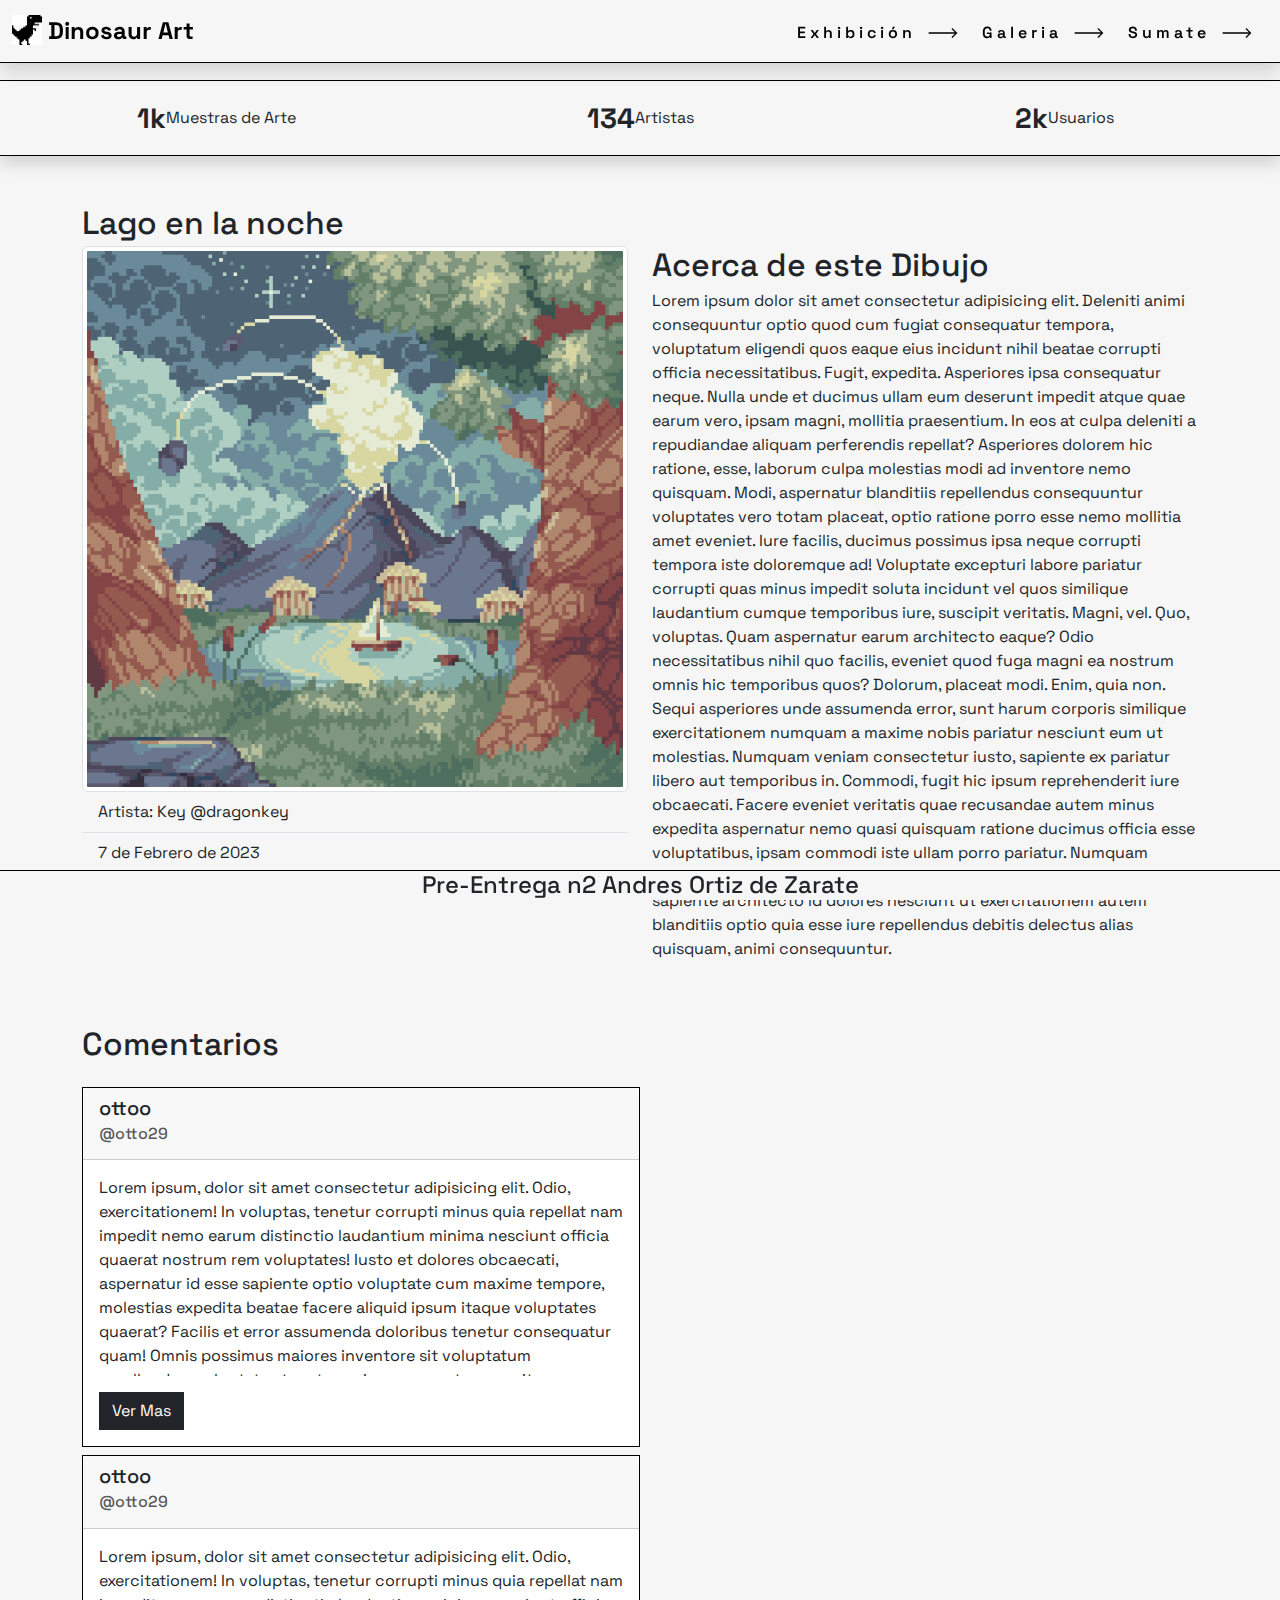
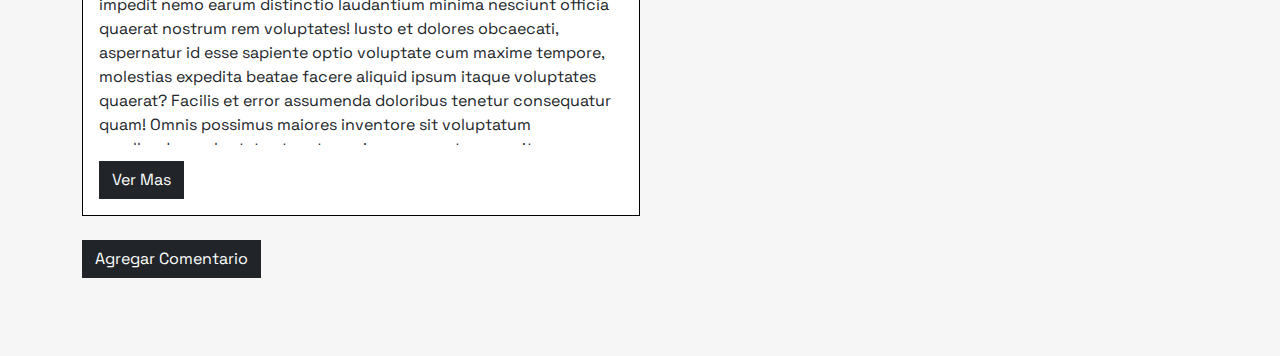
<file: pages/dibujo.html>
<!DOCTYPE html>
<html lang="en">
<head>
    <meta charset="UTF-8">
    <meta http-equiv="X-UA-Compatible" content="IE=edge">
    <meta name="viewport" content="width=device-width, initial-scale=1.0">

    <link 
    href="https://cdn.jsdelivr.net/npm/bootstrap@5.3.0-alpha1/dist/css/bootstrap.min.css" 
    rel="stylesheet" 
    integrity="sha384-GLhlTQ8iRABdZLl6O3oVMWSktQOp6b7In1Zl3/Jr59b6EGGoI1aFkw7cmDA6j6gD" 
    crossorigin="anonymous">

    <link href="https://stackpath.bootstrapcdn.com/bootstrap/5.0.0-alpha1/css/bootstrap.min.css" rel="stylesheet">
    <link href="https://cdnjs.cloudflare.com/ajax/libs/font-awesome/4.0.3/css/font-awesome.css" rel="stylesheet">
    <script type="text/javascript" src="https://stackpath.bootstrapcdn.com/bootstrap/5.0.0-alpha1/js/bootstrap.min.js"></script>

    
    <link rel="stylesheet" href="../styles/styles.css">

    <title>dibujo</title>
</head>

<body>

    <header>

        <!--==========NAVBAR==============-->
        <nav class="navbar navbar-expand-lg bg-body-tertiary fixed-top shadow">
            <div class="container-fluid">
                <a class="navbar-brand fw-bold fs-4" href="../index.html">
                    <img src="../sources/img/pixel-art-dinosaur-describing-offline-error-internet_409989-342.webp" alt="" width="30" height="30" class="d-inline-block align-text-top">
                    Dinosaur Art
                </a>
                <button class="navbar-toggler" type="button" data-bs-toggle="collapse" data-bs-target="#navbarSupportedContent" aria-controls="navbarSupportedContent" aria-expanded="false" aria-label="Toggle navigation">
                <span class="navbar-toggler-icon"></span>
                </button>
                <div class="collapse navbar-collapse" id="navbarSupportedContent">
                    <ul class="navbar-nav">
                        <li class="nav-item mr-4">
                            <button class="cta nav-link active fs-5">
                                <span class="hover-underline-animation"><a class="navbar__btn fw-semibold text-decoration-none text-capitalize fs-6" href="./exhibicion.html">Exhibición</a></span>
                                <svg viewBox="0 0 46 16" height="10" width="30" xmlns="http://www.w3.org/2000/svg" id="arrow-horizontal">
                                    <path transform="translate(30)" d="M8,0,6.545,1.455l5.506,5.506H-30V9.039H12.052L6.545,14.545,8,16l8-8Z" data-name="Path 10" id="Path_10"></path>
                                </svg>
                            </button>
                        </li>
                        <li class="nav-item mr-4">
                            <button class="cta nav-link active fs-5">
                                <span class="hover-underline-animation"><a class="navbar__btn fw-semibold text-decoration-none text-capitalize fs-6" href="./galeria.html">Galeria</a></span>
                                <svg viewBox="0 0 46 16" height="10" width="30" xmlns="http://www.w3.org/2000/svg" id="arrow-horizontal">
                                    <path transform="translate(30)" d="M8,0,6.545,1.455l5.506,5.506H-30V9.039H12.052L6.545,14.545,8,16l8-8Z" data-name="Path 10" id="Path_10"></path>
                                </svg>
                            </button>
                        </li>
                        <li class="nav-item mr-4">
                            <button class="cta nav-link active fs-5">
                                <span class="hover-underline-animation"><a class="navbar__btn fw-semibold text-decoration-none text-capitalize fs-6" href="./sumate.html">Sumate</a></span>
                                <svg viewBox="0 0 46 16" height="10" width="30" xmlns="http://www.w3.org/2000/svg" id="arrow-horizontal">
                                    <path transform="translate(30)" d="M8,0,6.545,1.455l5.506,5.506H-30V9.039H12.052L6.545,14.545,8,16l8-8Z" data-name="Path 10" id="Path_10"></path>
                                </svg>
                            </button>
                        </li>
                    </ul>
                </div>
            </div>
        </nav>

        <!--==========INFO DEL ENCABEZADO==============-->
        <section class="container-fluid mt-3 encabezado-info p-3 mt-0 shadow">
            <div class="d-flex row justify-content-around  align-items-center">
                <div  class="d-flex col-sm-12 col-md-4 justify-content-center align-items-center">
                    <span class="fw-bolder fs-3">1k</span>
                    <span class="ml-2 fs-6">Muestras de Arte</span>
                </div>
                <div class="d-flex col-sm-12 col-md-4 justify-content-center align-items-center">
                    <span class="fw-bolder fs-3">134</span>
                    <span class="ml-2 fs-6">Artistas</span>
                </div>
                <div class="d-flex col-sm-12 col-md-4 justify-content-center align-items-center">
                    <span class="fw-bolder fs-3">2k</span>
                    <span class="ml-2 fs-6">Usuarios</span>
                </div>
            </div>
        </section>

    </header>



    <main>

        <section class="container mt-5 mb-">
            <h3 class="mb-1 fs-2">Lago en la noche</h3>
            <div class=" d-flexz row align-items-start">
                <div  class="col-sm-12 col-xl-6">
                    <img class="img-thumbnail" src="../sources/img/lago1200x1200.png" alt="">
                    <ul class="list-group list-group-flush">
                        <li class="list-group-item bg-f6">Artista: Key @dragonkey</li>
                        <li class="list-group-item bg-f6">7 de Febrero de 2023</li>
                    </ul>
                </div>

                <div class="col-sm-12 col-xl-6">
                    <h4 class=" mb-1 fs-2">Acerca de este Dibujo</h4>
                    <p class="">Lorem ipsum dolor sit amet consectetur adipisicing elit. Deleniti animi consequuntur optio quod cum fugiat consequatur tempora, voluptatum eligendi quos eaque eius incidunt nihil beatae corrupti officia necessitatibus. Fugit, expedita.
                    Asperiores ipsa consequatur neque. Nulla unde et ducimus ullam eum deserunt impedit atque quae earum vero, ipsam magni, mollitia praesentium. In eos at culpa deleniti a repudiandae aliquam perferendis repellat?
                    Asperiores dolorem hic ratione, esse, laborum culpa molestias modi ad inventore nemo quisquam. Modi, aspernatur blanditiis repellendus consequuntur voluptates vero totam placeat, optio ratione porro esse nemo mollitia amet eveniet.
                    Iure facilis, ducimus possimus ipsa neque corrupti tempora iste doloremque ad! Voluptate excepturi labore pariatur corrupti quas minus impedit soluta incidunt vel quos similique laudantium cumque temporibus iure, suscipit veritatis.
                    Magni, vel. Quo, voluptas. Quam aspernatur earum architecto eaque? Odio necessitatibus nihil quo facilis, eveniet quod fuga magni ea nostrum omnis hic temporibus quos? Dolorum, placeat modi. Enim, quia non.
                    Sequi asperiores unde assumenda error, sunt harum corporis similique exercitationem numquam a maxime nobis pariatur nesciunt eum ut molestias. Numquam veniam consectetur iusto, sapiente ex pariatur libero aut temporibus in.
                    Commodi, fugit hic ipsum reprehenderit iure obcaecati. Facere eveniet veritatis quae recusandae autem minus expedita aspernatur nemo quasi quisquam ratione ducimus officia esse voluptatibus, ipsam commodi iste ullam porro pariatur.
                    Numquam aliquid, maiores nemo aperiam ex voluptatum vel! Impedit accusantium sapiente architecto id dolores nesciunt ut exercitationem autem blanditiis optio quia esse iure repellendus debitis delectus alias quisquam, animi consequuntur.</p>
                </div>
            </div>
        </section>


        <!--=============COMENTARIOS=================-->
        <section class="container mt-5">
            <h4 class=" mb-4 fs-2">Comentarios</h4>

            
            <div class="col-sm-12 col-md-12 col-xl-6">
                <div class="card mb-2">
                    <div class="card-header">
                        <h5 class="card-title">ottoo</h5>
                        <h6 class="card-subtitle mb-2 text-muted">@otto29</h6>
                    </div>

                    <div class="card-body">
                        <p class="card-text over-hidden">Lorem ipsum, dolor sit amet consectetur adipisicing elit. Odio, exercitationem! In voluptas, tenetur corrupti minus quia repellat nam impedit nemo earum distinctio laudantium minima nesciunt officia quaerat nostrum rem voluptates!
                        Iusto et dolores obcaecati, aspernatur id esse sapiente optio voluptate cum maxime tempore, molestias expedita beatae facere aliquid ipsum itaque voluptates quaerat? Facilis et error assumenda doloribus tenetur consequatur quam!
                        Omnis possimus maiores inventore sit voluptatum repellendus, voluptates tenetur quis consequatur error itaque repudiandae similique! Reprehenderit, nesciunt commodi. Aliquid doloremque nulla perferendis, amet esse in soluta dolor a aspernatur? Reprehenderit.
                        Nam facere quo ratione tenetur rem ipsa non culpa reiciendis facilis, quam necessitatibus voluptas modi ex. Cum quibusdam animi sapiente, quam, amet praesentium nulla porro tempora vitae illum minus maiores?
                        Ullam illo, dignissimos soluta inventore quia deserunt ducimus ut, quod, commodi architecto aspernatur placeat fugit maiores molestiae. Harum ratione temporibus veritatis! Provident nihil itaque, nulla consectetur animi illo atque nemo.</p>
                        <!-- Button trigger modal -->
                        <button type="button" class="btn btn btn-dark" data-bs-toggle="modal" data-bs-target="#staticBackdrop1">
                        Ver Mas
                        </button>

                        <!-- Modal -->
                        <div class="modal fade" id="staticBackdrop1" data-bs-backdrop="static" data-bs-keyboard="false" tabindex="-1" aria-labelledby="staticBackdropLabel" aria-hidden="true">
                            <div class="modal-dialog">
                                <div class="modal-content">
                                    <div class="modal-header">
                                        <h1 class="modal-title fs-5" id="staticBackdropLabel">ottoo1</h1>
                                        <button type="button" class="btn-close" data-bs-dismiss="modal" aria-label="Close"></button>
                                    </div>
                                    <div class="modal-body">
                                        Lorem ipsum, dolor sit amet consectetur adipisicing elit. Odio, exercitationem! In voluptas, tenetur corrupti minus quia repellat nam impedit nemo earum distinctio laudantium minima nesciunt officia quaerat nostrum rem voluptates!
                                        Iusto et dolores obcaecati, aspernatur id esse sapiente optio voluptate cum maxime tempore, molestias expedita beatae facere aliquid ipsum itaque voluptates quaerat? Facilis et error assumenda doloribus tenetur consequatur quam!
                                        Omnis possimus maiores inventore sit voluptatum repellendus, voluptates tenetur quis consequatur error itaque repudiandae similique! Reprehenderit, nesciunt commodi. Aliquid doloremque nulla perferendis, amet esse in soluta dolor a aspernatur? Reprehenderit.
                                        Nam facere quo ratione tenetur rem ipsa non culpa reiciendis facilis, quam necessitatibus voluptas modi ex. Cum quibusdam animi sapiente, quam, amet praesentium nulla porro tempora vitae illum minus maiores?
                                        Ullam illo, dignissimos soluta inventore quia deserunt ducimus ut, quod, commodi architecto aspernatur placeat fugit maiores molestiae. Harum ratione temporibus veritatis! Provident nihil itaque, nulla consectetur animi illo atque nemo.
                                    </div>
                                    <div class="modal-footer">
                                    <button type="button" class="btn btn btn-dark" data-bs-dismiss="modal">Cerrar</button>
                                    </div>
                                </div>
                            </div>
                        </div>
                    </div>
                </div>

                <div class="card mb-2">
                    <div class="card-header">
                        <h5 class="card-title">ottoo</h5>
                        <h6 class="card-subtitle mb-2 text-muted">@otto29</h6>
                    </div>

                    <div class="card-body">
                        <p class="card-text over-hidden">Lorem ipsum, dolor sit amet consectetur adipisicing elit. Odio, exercitationem! In voluptas, tenetur corrupti minus quia repellat nam impedit nemo earum distinctio laudantium minima nesciunt officia quaerat nostrum rem voluptates!
                        Iusto et dolores obcaecati, aspernatur id esse sapiente optio voluptate cum maxime tempore, molestias expedita beatae facere aliquid ipsum itaque voluptates quaerat? Facilis et error assumenda doloribus tenetur consequatur quam!
                        Omnis possimus maiores inventore sit voluptatum repellendus, voluptates tenetur quis consequatur error itaque repudiandae similique! Reprehenderit, nesciunt commodi. Aliquid doloremque nulla perferendis, amet esse in soluta dolor a aspernatur? Reprehenderit.
                        Nam facere quo ratione tenetur rem ipsa non culpa reiciendis facilis, quam necessitatibus voluptas modi ex. Cum quibusdam animi sapiente, quam, amet praesentium nulla porro tempora vitae illum minus maiores?
                        Ullam illo, dignissimos soluta inventore quia deserunt ducimus ut, quod, commodi architecto aspernatur placeat fugit maiores molestiae. Harum ratione temporibus veritatis! Provident nihil itaque, nulla consectetur animi illo atque nemo.</p>
                        <!-- Button trigger modal -->
                        <button type="button" class="btn btn btn-dark" data-bs-toggle="modal" data-bs-target="#staticBackdrop2">
                        Ver Mas
                        </button>

                        <!-- Modal -->
                        <div class="modal fade" id="staticBackdrop2" data-bs-backdrop="static" data-bs-keyboard="false" tabindex="-2" aria-labelledby="staticBackdropLabel" aria-hidden="true">
                            <div class="modal-dialog">
                                <div class="modal-content">
                                    <div class="modal-header">
                                        <h1 class="modal-title fs-5" id="staticBackdropLabel">ottoo2</h1>
                                        <button type="button" class="btn-close" data-bs-dismiss="modal" aria-label="Close"></button>
                                    </div>
                                    <div class="modal-body">
                                        Lorem ipsum, dolor sit amet consectetur adipisicing elit. Odio, exercitationem! In voluptas, tenetur corrupti minus quia repellat nam impedit nemo earum distinctio laudantium minima nesciunt officia quaerat nostrum rem voluptates!
                                        Iusto et dolores obcaecati, aspernatur id esse sapiente optio voluptate cum maxime tempore, molestias expedita beatae facere aliquid ipsum itaque voluptates quaerat? Facilis et error assumenda doloribus tenetur consequatur quam!
                                        Omnis possimus maiores inventore sit voluptatum repellendus, voluptates tenetur quis consequatur error itaque repudiandae similique! Reprehenderit, nesciunt commodi. Aliquid doloremque nulla perferendis, amet esse in soluta dolor a aspernatur? Reprehenderit.
                                        Nam facere quo ratione tenetur rem ipsa non culpa reiciendis facilis, quam necessitatibus voluptas modi ex. Cum quibusdam animi sapiente, quam, amet praesentium nulla porro tempora vitae illum minus maiores?
                                        Ullam illo, dignissimos soluta inventore quia deserunt ducimus ut, quod, commodi architecto aspernatur placeat fugit maiores molestiae. Harum ratione temporibus veritatis! Provident nihil itaque, nulla consectetur animi illo atque nemo.
                                    </div>
                                    <div class="modal-footer">
                                    <button type="button" class="btn btn btn-dark" data-bs-dismiss="modal">Cerrar</button>
                                    </div>
                                </div>
                            </div>
                        </div>
                    </div>
                </div>

            </div>

        <button type="button" class="btn btn-dark mt-3 mb-5" data-bs-toggle="modal" data-bs-target="#exampleModal" data-bs-whatever="@mdo">Agregar Comentario</button>
        <div class="modal fade" id="exampleModal" tabindex="-1" aria-labelledby="exampleModalLabel" aria-hidden="true">
        <div class="modal-dialog">
            <div class="modal-content">
            <div class="modal-header">
                <h1 class="modal-title fs-5" id="exampleModalLabel">Nuevo Comentario</h1>
                <button type="button" class="btn-close" data-bs-dismiss="modal" aria-label="Close"></button>
            </div>
            <div class="modal-body">
                <form>
                <div class="mb-3">
                    <textarea class="form-control" id="message-text"></textarea>
                </div>
                </form>
            </div>
            <div class="modal-footer">
                <button type="button" class="btn btn-secondary" data-bs-dismiss="modal">Cerrar</button>
                <button type="button" class="btn btn-primary">Enviar</button>
            </div>
            </div>
        </div>
        </div>

        </section>





    </main>


    <footer class="container-fluid pie sticky-bottom">
        <h4 class="text-center">Pre-Entrega n2 Andres Ortiz de Zarate</h4>
    </footer>

<script 
    src="https://cdn.jsdelivr.net/npm/bootstrap@5.3.0-alpha1/dist/js/bootstrap.bundle.min.js" 
    integrity="sha384-w76AqPfDkMBDXo30jS1Sgez6pr3x5MlQ1ZAGC+nuZB+EYdgRZgiwxhTBTkF7CXvN" 
    crossorigin="anonymous">
    </script>
    <script type="text/javascript"></script>

</body>
</html>
</file>
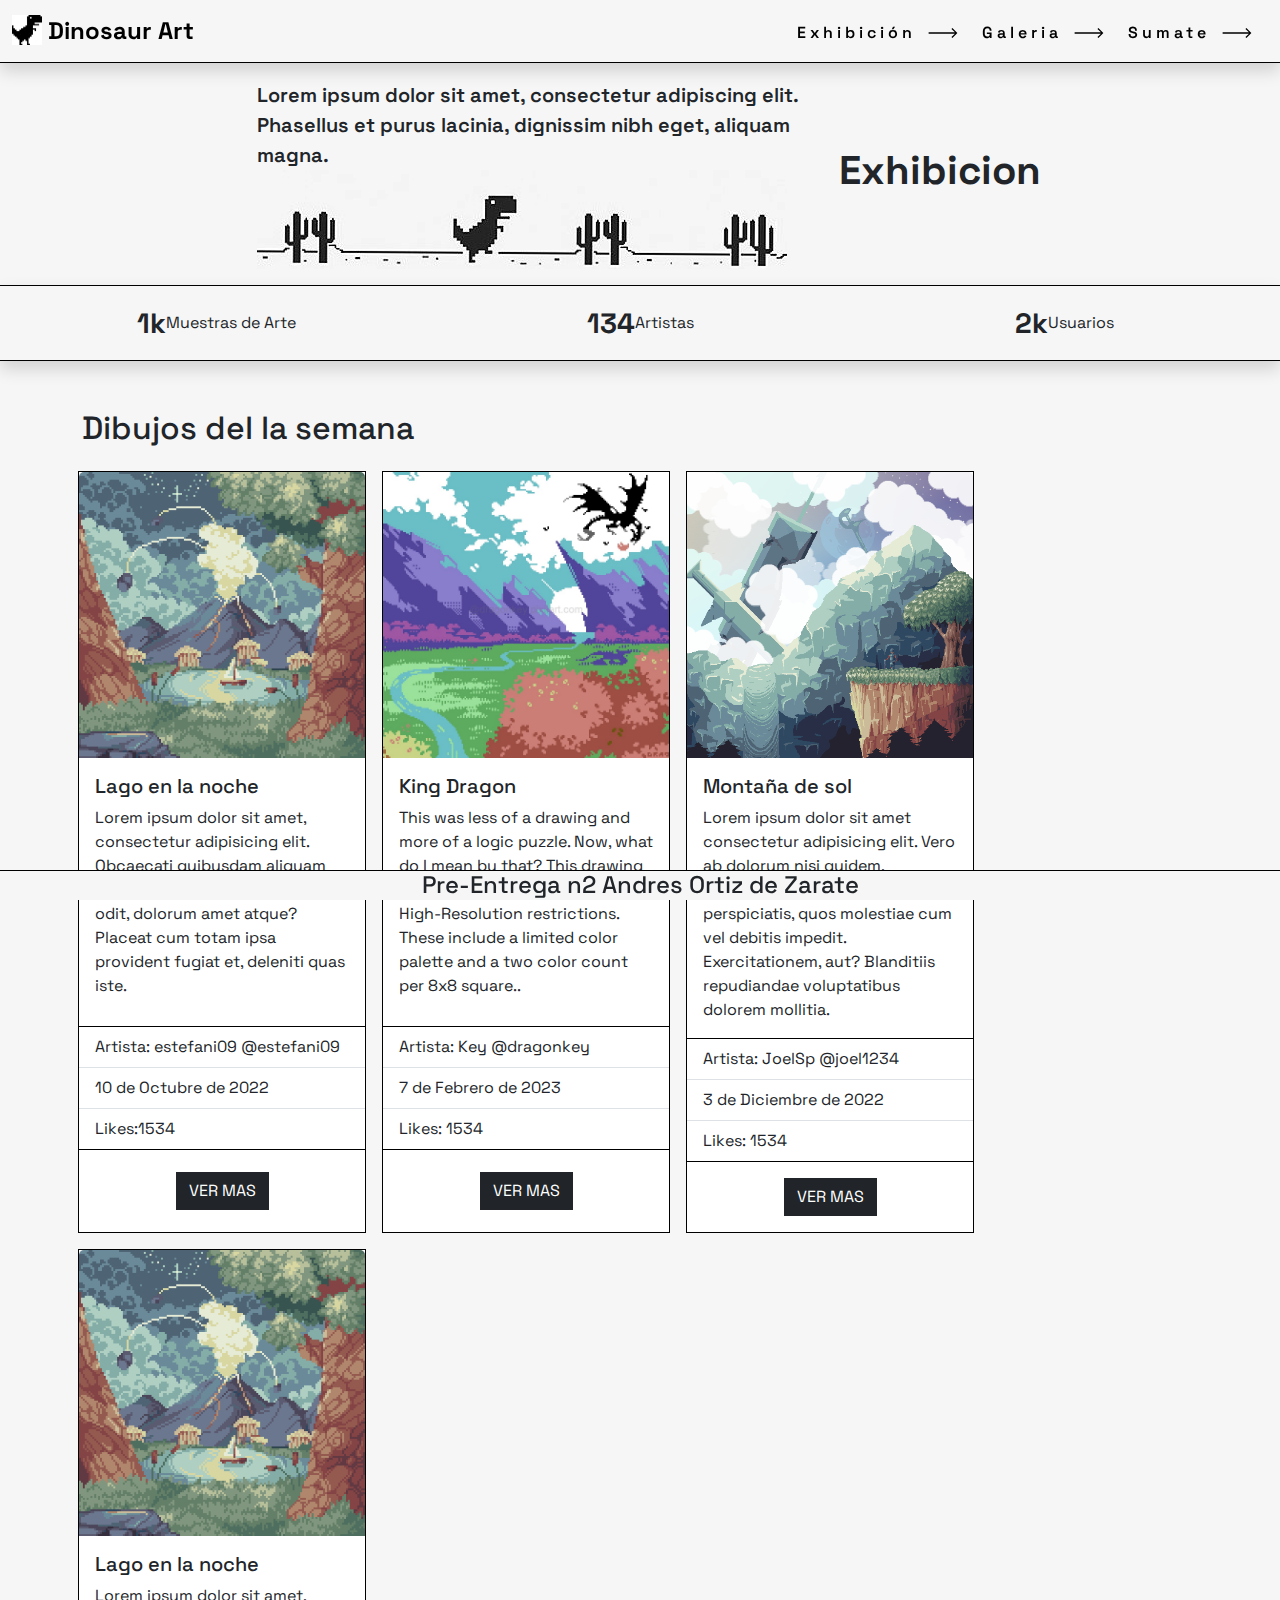
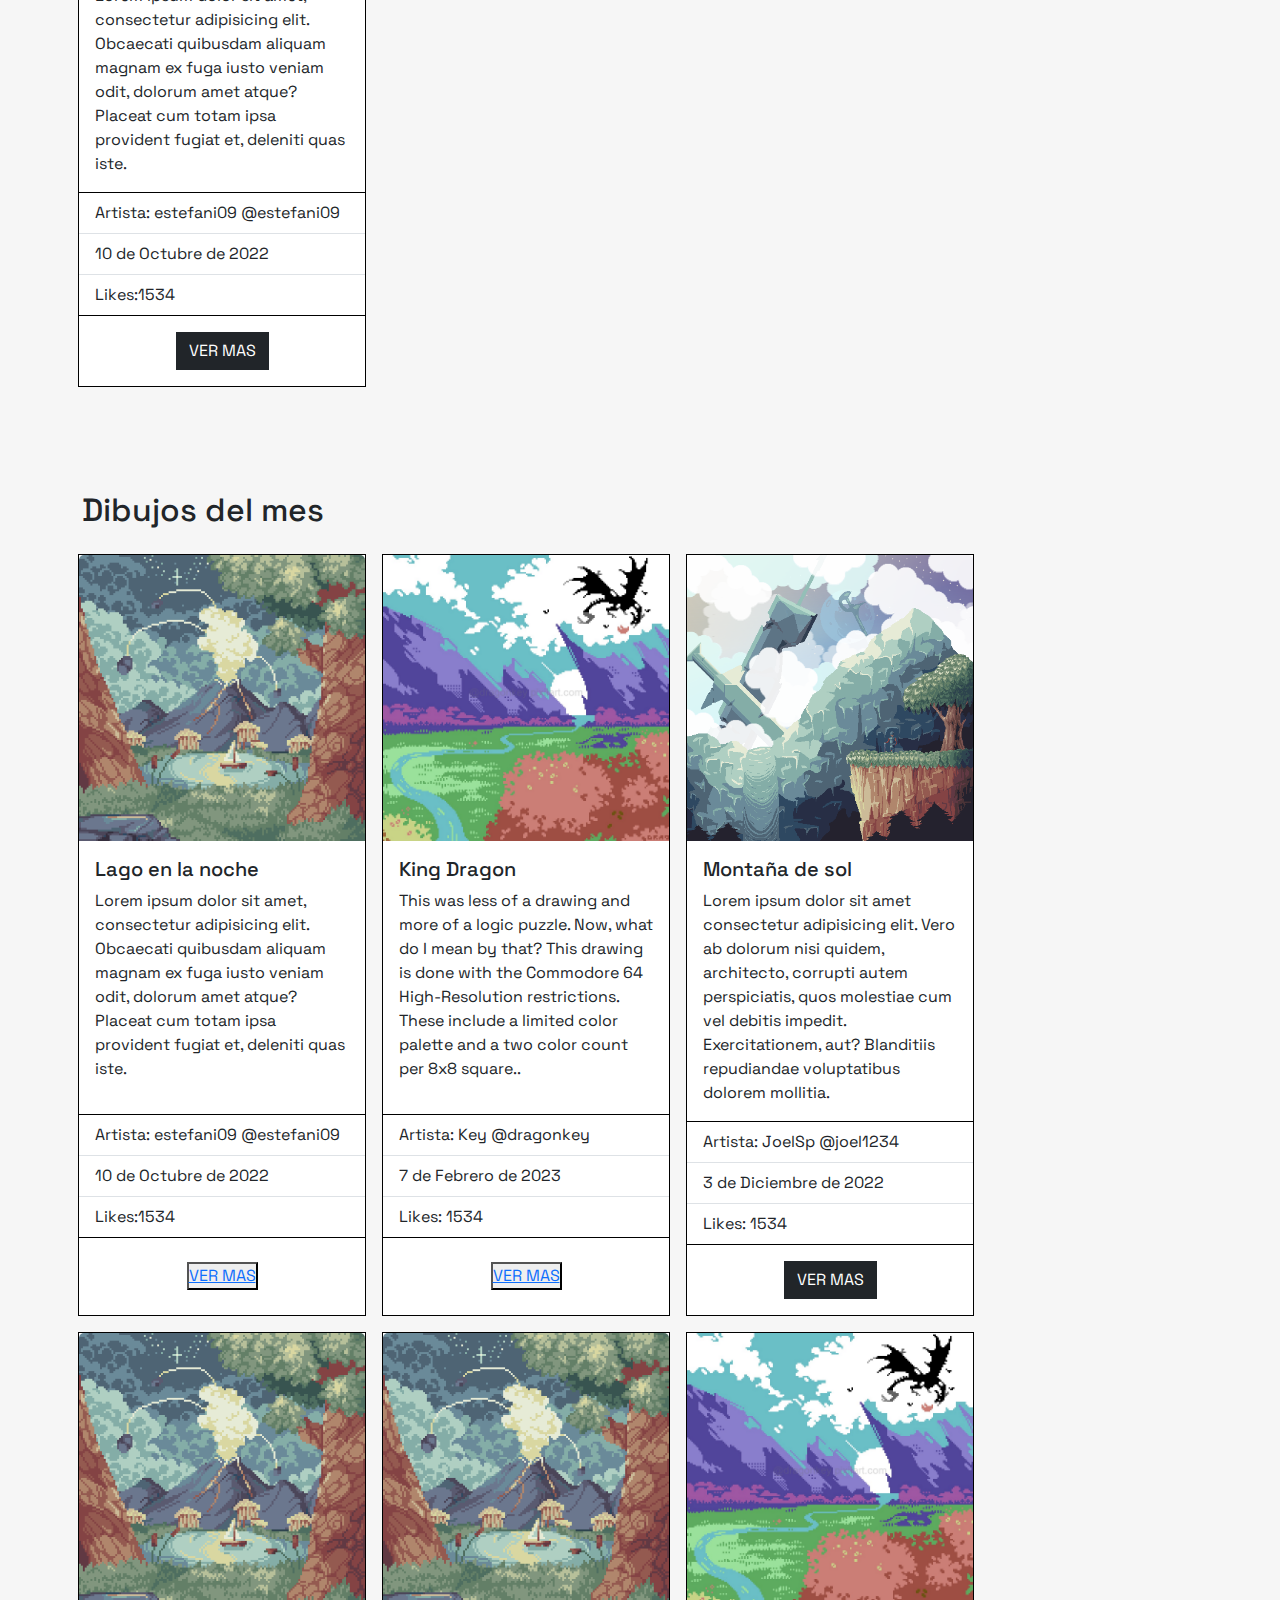
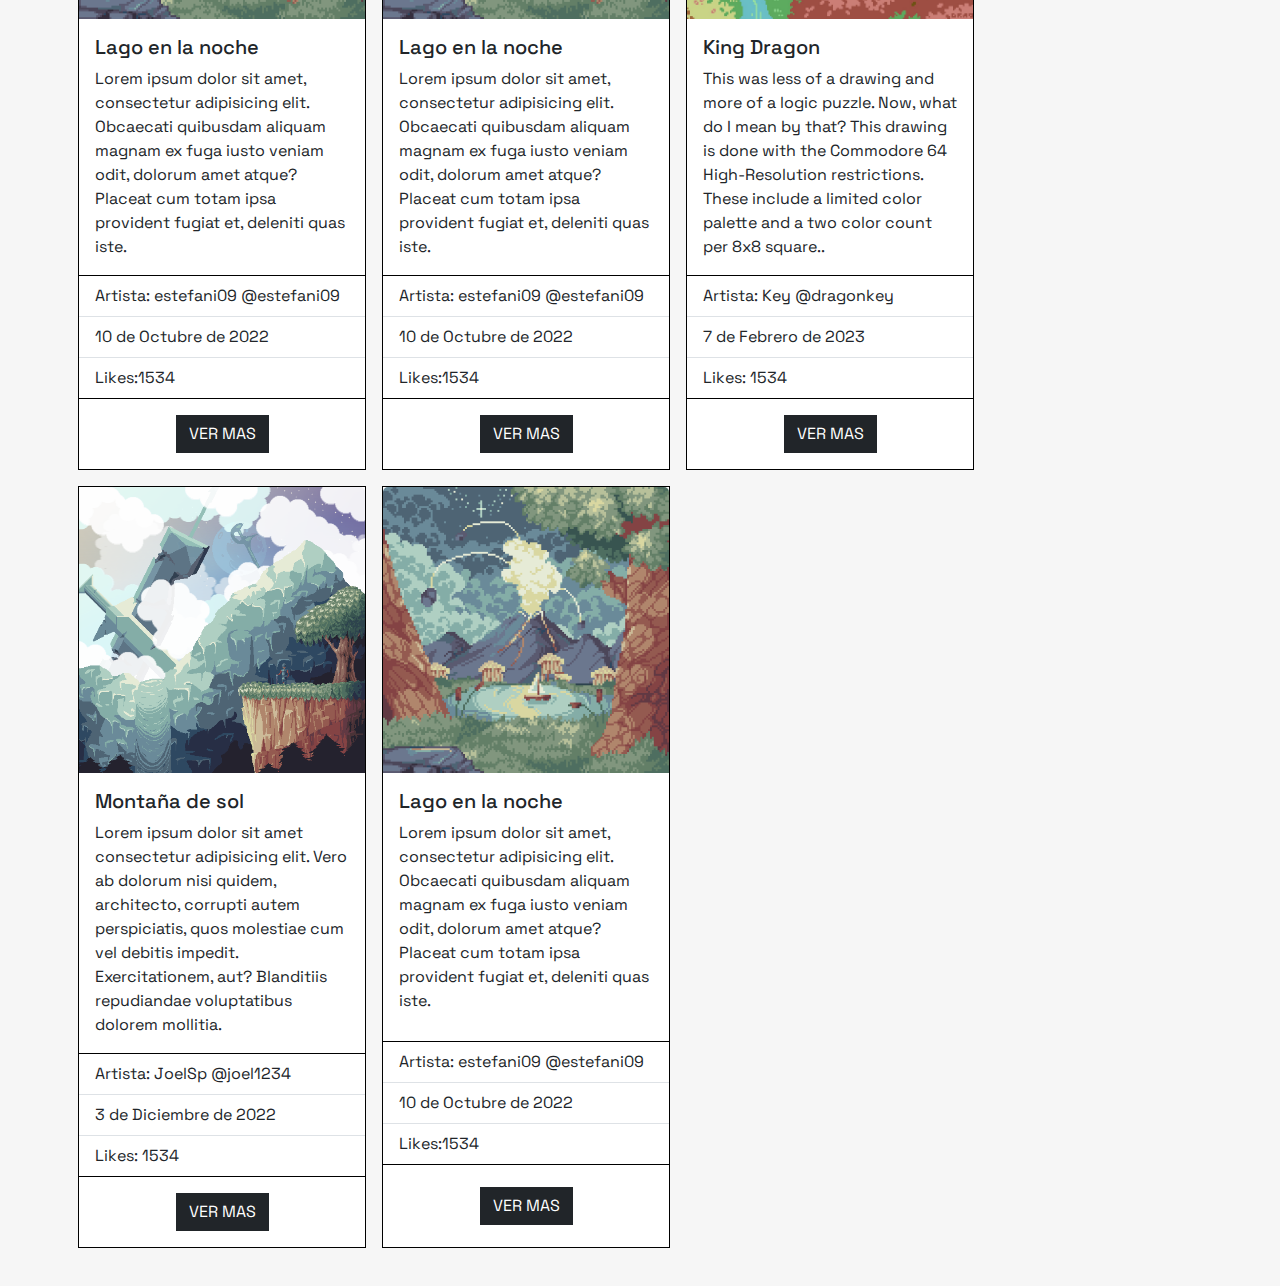
<file: pages/exhibicion.html>
<!DOCTYPE html>
<html lang="en">
<head>
    <meta charset="UTF-8">
    <meta http-equiv="X-UA-Compatible" content="IE=edge">
    <meta name="viewport" content="width=device-width, initial-scale=1.0">

    <link 
    href="https://cdn.jsdelivr.net/npm/bootstrap@5.3.0-alpha1/dist/css/bootstrap.min.css" 
    rel="stylesheet" 
    integrity="sha384-GLhlTQ8iRABdZLl6O3oVMWSktQOp6b7In1Zl3/Jr59b6EGGoI1aFkw7cmDA6j6gD" 
    crossorigin="anonymous">

    <link href="https://stackpath.bootstrapcdn.com/bootstrap/5.0.0-alpha1/css/bootstrap.min.css" rel="stylesheet">
    <link href="https://cdnjs.cloudflare.com/ajax/libs/font-awesome/4.0.3/css/font-awesome.css" rel="stylesheet">
    <script type="text/javascript" src="https://stackpath.bootstrapcdn.com/bootstrap/5.0.0-alpha1/js/bootstrap.min.js"></script>

    
    <link rel="stylesheet" href="../styles/styles.css">

    <title>Exhibicion</title>
</head>
<body>

    <header>

        <!--==========NAVBAR==============-->
        <nav class="navbar navbar-expand-lg bg-body-tertiary fixed-top shadow">
            <div class="container-fluid">
                <a class="navbar-brand fw-bold fs-4" href="../index.html">
                    <img src="../sources/img/pixel-art-dinosaur-describing-offline-error-internet_409989-342.webp" alt="" width="30" height="30" class="d-inline-block align-text-top">
                    Dinosaur Art
                </a>
                <button class="navbar-toggler" type="button" data-bs-toggle="collapse" data-bs-target="#navbarSupportedContent" aria-controls="navbarSupportedContent" aria-expanded="false" aria-label="Toggle navigation">
                <span class="navbar-toggler-icon"></span>
                </button>
                <div class="collapse navbar-collapse" id="navbarSupportedContent">
                    <ul class="navbar-nav">
                        <li class="nav-item mr-4">
                            <button class="cta nav-link active fs-5">
                                <span class="hover-underline-animation"><a class="navbar__btn fw-semibold text-decoration-none text-capitalize fs-6" href="./exhibicion.html">Exhibición</a></span>
                                <svg viewBox="0 0 46 16" height="10" width="30" xmlns="http://www.w3.org/2000/svg" id="arrow-horizontal">
                                    <path transform="translate(30)" d="M8,0,6.545,1.455l5.506,5.506H-30V9.039H12.052L6.545,14.545,8,16l8-8Z" data-name="Path 10" id="Path_10"></path>
                                </svg>
                            </button>
                        </li>
                        <li class="nav-item mr-4">
                            <button class="cta nav-link active fs-5">
                                <span class="hover-underline-animation"><a class="navbar__btn fw-semibold text-decoration-none text-capitalize fs-6" href="./galeria.html">Galeria</a></span>
                                <svg viewBox="0 0 46 16" height="10" width="30" xmlns="http://www.w3.org/2000/svg" id="arrow-horizontal">
                                    <path transform="translate(30)" d="M8,0,6.545,1.455l5.506,5.506H-30V9.039H12.052L6.545,14.545,8,16l8-8Z" data-name="Path 10" id="Path_10"></path>
                                </svg>
                            </button>
                        </li>
                        <li class="nav-item mr-4">
                            <button class="cta nav-link active fs-5">
                                <span class="hover-underline-animation"><a class="navbar__btn fw-semibold text-decoration-none text-capitalize fs-6" href="./sumate.html">Sumate</a></span>
                                <svg viewBox="0 0 46 16" height="10" width="30" xmlns="http://www.w3.org/2000/svg" id="arrow-horizontal">
                                    <path transform="translate(30)" d="M8,0,6.545,1.455l5.506,5.506H-30V9.039H12.052L6.545,14.545,8,16l8-8Z" data-name="Path 10" id="Path_10"></path>
                                </svg>
                            </button>
                        </li>
                    </ul>
                </div>
            </div>
        </nav>

        <!--==========ENCABEZADO==============-->
        <section class="container  mt-0">
            <div class="d-flex row justify-content-center align-items-center">
                <div class="flex-column subtitulo">
                    <p class="fs-5 fw-semibold text-break  m-0">Lorem ipsum dolor sit amet, consectetur adipiscing elit. Phasellus et purus lacinia, dignissim nibh eget, aliquam magna.</p>
                    <img class="img-fluid"  src="../sources/img/dino.jpg" alt="">
                </div>
                <div class="col-sm-12 col-md-2 d-flex justify-content-center">
                    <h1 class="text-start fw-bolder fs-1">Exhibicion</h1>
                </div>
            </div>
        </section>

        <!--==========ENCABEZADO INFO==============-->
        <section class="container-fluid mt-3 encabezado-info p-3 shadow">
            <div class="d-flex row justify-content-around  align-items-center">
                <div  class="d-flex col-sm-12 col-md-4 justify-content-center align-items-center">
                    <span class="fw-bolder fs-3">1k</span>
                    <span class="ml-2 fs-6">Muestras de Arte</span>
                </div>
                <div class="d-flex col-sm-12 col-md-4 justify-content-center align-items-center">
                    <span class="fw-bolder fs-3">134</span>
                    <span class="ml-2 fs-6">Artistas</span>
                </div>
                <div class="d-flex col-sm-12 col-md-4 justify-content-center align-items-center">
                    <span class="fw-bolder fs-3">2k</span>
                    <span class="ml-2 fs-6">Usuarios</span>
                </div>
            </div>
        </section>
    </header>

    <main>

        <!--=============GALERIA==============-->
        <section class="container mt-5 mb-5">
                <h3 class="mb-3 fs-2">Dibujos del la semana</h3>
            <div class="d-flex row justify-content-start ">
            <!--=============CARTA==============-->
                <div class="card m-2 p-0" style="width: 18rem;">
                    <img src="../sources/img/lago1200x1200.png" class="card-img-top" alt="lago1200x1200">
                    <div class="card-body">
                        <h5 class="card-title">Lago en la noche</h5>
                        <p class="card-text">Lorem ipsum dolor sit amet, consectetur adipisicing elit. Obcaecati quibusdam aliquam magnam ex fuga iusto veniam odit, dolorum amet atque? Placeat cum totam ipsa provident fugiat et, deleniti quas iste.</p>
                    </div>
                    <ul class="list-group list-group-flush">
                        <li class="list-group-item">Artista: estefani09 @estefani09</li>
                        <li class="list-group-item">10 de Octubre de 2022</li>
                        <li class="list-group-item">Likes:1534</li>
                    </ul>
                    <div class="d-flex card-body  align-items-center justify-content-center">
                        <button type="button" class="btn btn-dark "><a class="nav-link" href="">VER MAS</a></button>
                    </div>
                    
                </div>
            <!--=============OTRA CARTA==============-->
                <div class="card m-2 p-0" style="width: 18rem;">
                    <img src="../sources/img/dragon1200x1200.png" class="card-img-top" alt="...">
                    <div class="card-body">
                        <h5 class="card-title">King Dragon</h5>
                        <p class="card-text">This was less of a drawing and more of a logic puzzle. Now, what do I mean by that? This drawing is done with the Commodore 64 High-Resolution restrictions. These include a limited color palette and a two color count per 8x8 square..</p>
                    </div>
                    <ul class="list-group list-group-flush">
                        <li class="list-group-item">Artista: Key @dragonkey</li>
                        <li class="list-group-item">7 de Febrero de 2023</li>
                        <li class="list-group-item">Likes: 1534</li>
                    </ul>
                    <div class="d-flex card-body  align-items-center justify-content-center">
                        <button type="button" class="btn btn-dark "><a class="nav-link" href="">VER MAS</a></button>
                    </div>
                </div>

                <div class="card m-2 p-0" style="width: 18rem;">
                    <img src="../sources/img/monte.png" class="card-img-top" alt="...">
                    <div class="card-body">
                        <h5 class="card-title">Montaña de sol</h5>
                        <p class="card-text">Lorem ipsum dolor sit amet consectetur adipisicing elit. Vero ab dolorum nisi quidem, architecto, corrupti autem perspiciatis, quos molestiae cum vel debitis impedit. Exercitationem, aut? Blanditiis repudiandae voluptatibus dolorem mollitia.</p>
                    </div>
                    <ul class="list-group list-group-flush">
                        <li class="list-group-item">Artista: JoelSp @joel1234 </li>
                        <li class="list-group-item">3 de Diciembre de 2022</li>
                        <li class="list-group-item">Likes: 1534</li>
                    </ul>
                    <div class="d-flex card-body  align-items-center justify-content-center">
                        <button type="button" class="btn btn-dark "><a class="nav-link" href="">VER MAS</a></button>
                    </div>
                </div>

                <div class="card m-2 p-0" style="width: 18rem;">
                    <img src="../sources/img/lago1200x1200.png" class="card-img-top" alt="lago1200x1200">
                    <div class="card-body">
                        <h5 class="card-title">Lago en la noche</h5>
                        <p class="card-text">Lorem ipsum dolor sit amet, consectetur adipisicing elit. Obcaecati quibusdam aliquam magnam ex fuga iusto veniam odit, dolorum amet atque? Placeat cum totam ipsa provident fugiat et, deleniti quas iste.</p>
                    </div>
                    <ul class="list-group list-group-flush">
                        <li class="list-group-item">Artista: estefani09 @estefani09</li>
                        <li class="list-group-item">10 de Octubre de 2022</li>
                        <li class="list-group-item">Likes:1534</li>
                    </ul>
                    <div class="d-flex card-body  align-items-center justify-content-center">
                        <button type="button" class="btn btn-dark "><a class="nav-link" href="">VER MAS</a></button>
                    </div>
                    
                </div>
        </section>

        <section class="container mt-5 pt-5">
            <h3 class="mb-3 fs-2">Dibujos del mes</h3>
        <div class="d-flex row justify-content-start ">
        <!--=============CARTA==============-->
            <div class="card m-2 p-0" style="width: 18rem;">
                <img src="../sources/img/lago1200x1200.png" class="card-img-top" alt="lago1200x1200">
                <div class="card-body">
                    <h5 class="card-title">Lago en la noche</h5>
                    <p class="card-text">Lorem ipsum dolor sit amet, consectetur adipisicing elit. Obcaecati quibusdam aliquam magnam ex fuga iusto veniam odit, dolorum amet atque? Placeat cum totam ipsa provident fugiat et, deleniti quas iste.</p>
                </div>
                <ul class="list-group list-group-flush">
                    <li class="list-group-item">Artista: estefani09 @estefani09</li>
                    <li class="list-group-item">10 de Octubre de 2022</li>
                    <li class="list-group-item">Likes:1534</li>
                </ul>
                <div class="d-flex card-body  align-items-center justify-content-center">
                    <button type="button" class=""><a class="" href="">VER MAS</a></button>
                </div>
                
            </div>
        <!--=============OTRA CARTA==============-->
            <div class="card m-2 p-0" style="width: 18rem;">
                <img src="../sources/img/dragon1200x1200.png" class="card-img-top" alt="...">
                <div class="card-body">
                    <h5 class="card-title">King Dragon</h5>
                    <p class="card-text">This was less of a drawing and more of a logic puzzle. Now, what do I mean by that? This drawing is done with the Commodore 64 High-Resolution restrictions. These include a limited color palette and a two color count per 8x8 square..</p>
                </div>
                <ul class="list-group list-group-flush">
                    <li class="list-group-item">Artista: Key @dragonkey</li>
                    <li class="list-group-item">7 de Febrero de 2023</li>
                    <li class="list-group-item">Likes: 1534</li>
                </ul>
                <div class="d-flex card-body  align-items-center justify-content-center">
                    <button type="button" class=""><a class="" href="">VER MAS</a></button>
                </div>
            </div>

            <div class="card m-2 p-0" style="width: 18rem;">
                <img src="../sources/img/monte.png" class="card-img-top" alt="...">
                <div class="card-body">
                    <h5 class="card-title">Montaña de sol</h5>
                    <p class="card-text">Lorem ipsum dolor sit amet consectetur adipisicing elit. Vero ab dolorum nisi quidem, architecto, corrupti autem perspiciatis, quos molestiae cum vel debitis impedit. Exercitationem, aut? Blanditiis repudiandae voluptatibus dolorem mollitia.</p>
                </div>
                <ul class="list-group list-group-flush">
                    <li class="list-group-item">Artista: JoelSp @joel1234 </li>
                    <li class="list-group-item">3 de Diciembre de 2022</li>
                    <li class="list-group-item">Likes: 1534</li>
                </ul>
                <div class="d-flex card-body  align-items-center justify-content-center">
                    <button type="button" class="btn btn-dark "><a class="nav-link" href="">VER MAS</a></button>
                </div>
            </div>

            <div class="card m-2 p-0" style="width: 18rem;">
                <img src="../sources/img/lago1200x1200.png" class="card-img-top" alt="lago1200x1200">
                <div class="card-body">
                    <h5 class="card-title">Lago en la noche</h5>
                    <p class="card-text">Lorem ipsum dolor sit amet, consectetur adipisicing elit. Obcaecati quibusdam aliquam magnam ex fuga iusto veniam odit, dolorum amet atque? Placeat cum totam ipsa provident fugiat et, deleniti quas iste.</p>
                </div>
                <ul class="list-group list-group-flush">
                    <li class="list-group-item">Artista: estefani09 @estefani09</li>
                    <li class="list-group-item">10 de Octubre de 2022</li>
                    <li class="list-group-item">Likes:1534</li>
                </ul>
                <div class="d-flex card-body  align-items-center justify-content-center">
                    <button type="button" class="btn btn-dark "><a class="nav-link" href="">VER MAS</a></button>
                </div>
                
            </div>

            <div class="card m-2 p-0" style="width: 18rem;">
                <img src="../sources/img/lago1200x1200.png" class="card-img-top" alt="lago1200x1200">
                <div class="card-body">
                    <h5 class="card-title">Lago en la noche</h5>
                    <p class="card-text">Lorem ipsum dolor sit amet, consectetur adipisicing elit. Obcaecati quibusdam aliquam magnam ex fuga iusto veniam odit, dolorum amet atque? Placeat cum totam ipsa provident fugiat et, deleniti quas iste.</p>
                </div>
                <ul class="list-group list-group-flush">
                    <li class="list-group-item">Artista: estefani09 @estefani09</li>
                    <li class="list-group-item">10 de Octubre de 2022</li>
                    <li class="list-group-item">Likes:1534</li>
                </ul>
                <div class="d-flex card-body  align-items-center justify-content-center">
                    <button type="button" class="btn btn-dark "><a class="nav-link" href="">VER MAS</a></button>
                </div>
                
            </div>
            <div class="card m-2 p-0" style="width: 18rem;">
                <img src="../sources/img/dragon1200x1200.png" class="card-img-top" alt="...">
                <div class="card-body">
                    <h5 class="card-title">King Dragon</h5>
                    <p class="card-text">This was less of a drawing and more of a logic puzzle. Now, what do I mean by that? This drawing is done with the Commodore 64 High-Resolution restrictions. These include a limited color palette and a two color count per 8x8 square..</p>
                </div>
                <ul class="list-group list-group-flush">
                    <li class="list-group-item">Artista: Key @dragonkey</li>
                    <li class="list-group-item">7 de Febrero de 2023</li>
                    <li class="list-group-item">Likes: 1534</li>
                </ul>
                <div class="d-flex card-body  align-items-center justify-content-center">
                    <button type="button" class="btn btn-dark "><a class="nav-link" href="">VER MAS</a></button>
                </div>
            </div>

            <div class="card m-2 p-0" style="width: 18rem;">
                <img src="../sources/img/monte.png" class="card-img-top" alt="...">
                <div class="card-body">
                    <h5 class="card-title">Montaña de sol</h5>
                    <p class="card-text">Lorem ipsum dolor sit amet consectetur adipisicing elit. Vero ab dolorum nisi quidem, architecto, corrupti autem perspiciatis, quos molestiae cum vel debitis impedit. Exercitationem, aut? Blanditiis repudiandae voluptatibus dolorem mollitia.</p>
                </div>
                <ul class="list-group list-group-flush">
                    <li class="list-group-item">Artista: JoelSp @joel1234 </li>
                    <li class="list-group-item">3 de Diciembre de 2022</li>
                    <li class="list-group-item">Likes: 1534</li>
                </ul>
                <div class="d-flex card-body  align-items-center justify-content-center">
                    <button type="button" class="btn btn-dark "><a class="nav-link" href="">VER MAS</a></button>
                </div>
            </div>

            <div class="card m-2 p-0" style="width: 18rem;">
                <img src="../sources/img/lago1200x1200.png" class="card-img-top" alt="lago1200x1200">
                <div class="card-body">
                    <h5 class="card-title">Lago en la noche</h5>
                    <p class="card-text">Lorem ipsum dolor sit amet, consectetur adipisicing elit. Obcaecati quibusdam aliquam magnam ex fuga iusto veniam odit, dolorum amet atque? Placeat cum totam ipsa provident fugiat et, deleniti quas iste.</p>
                </div>
                <ul class="list-group list-group-flush">
                    <li class="list-group-item">Artista: estefani09 @estefani09</li>
                    <li class="list-group-item">10 de Octubre de 2022</li>
                    <li class="list-group-item">Likes:1534</li>
                </ul>
                <div class="d-flex card-body  align-items-center justify-content-center">
                    <button type="button" class="btn btn-dark "><a class="nav-link" href="">VER MAS</a></button>
                </div>
                
            </div>
    </section>

    </main>

    <footer class="container-fluid pie sticky-bottom">
        <h4 class="text-center">Pre-Entrega n2 Andres Ortiz de Zarate</h4>
    </footer>

    <script 
    src="https://cdn.jsdelivr.net/npm/bootstrap@5.3.0-alpha1/dist/js/bootstrap.bundle.min.js" 
    integrity="sha384-w76AqPfDkMBDXo30jS1Sgez6pr3x5MlQ1ZAGC+nuZB+EYdgRZgiwxhTBTkF7CXvN" 
    crossorigin="anonymous">
    </script>
    <script type="text/javascript"></script>
    
</body>
</html>
</file>
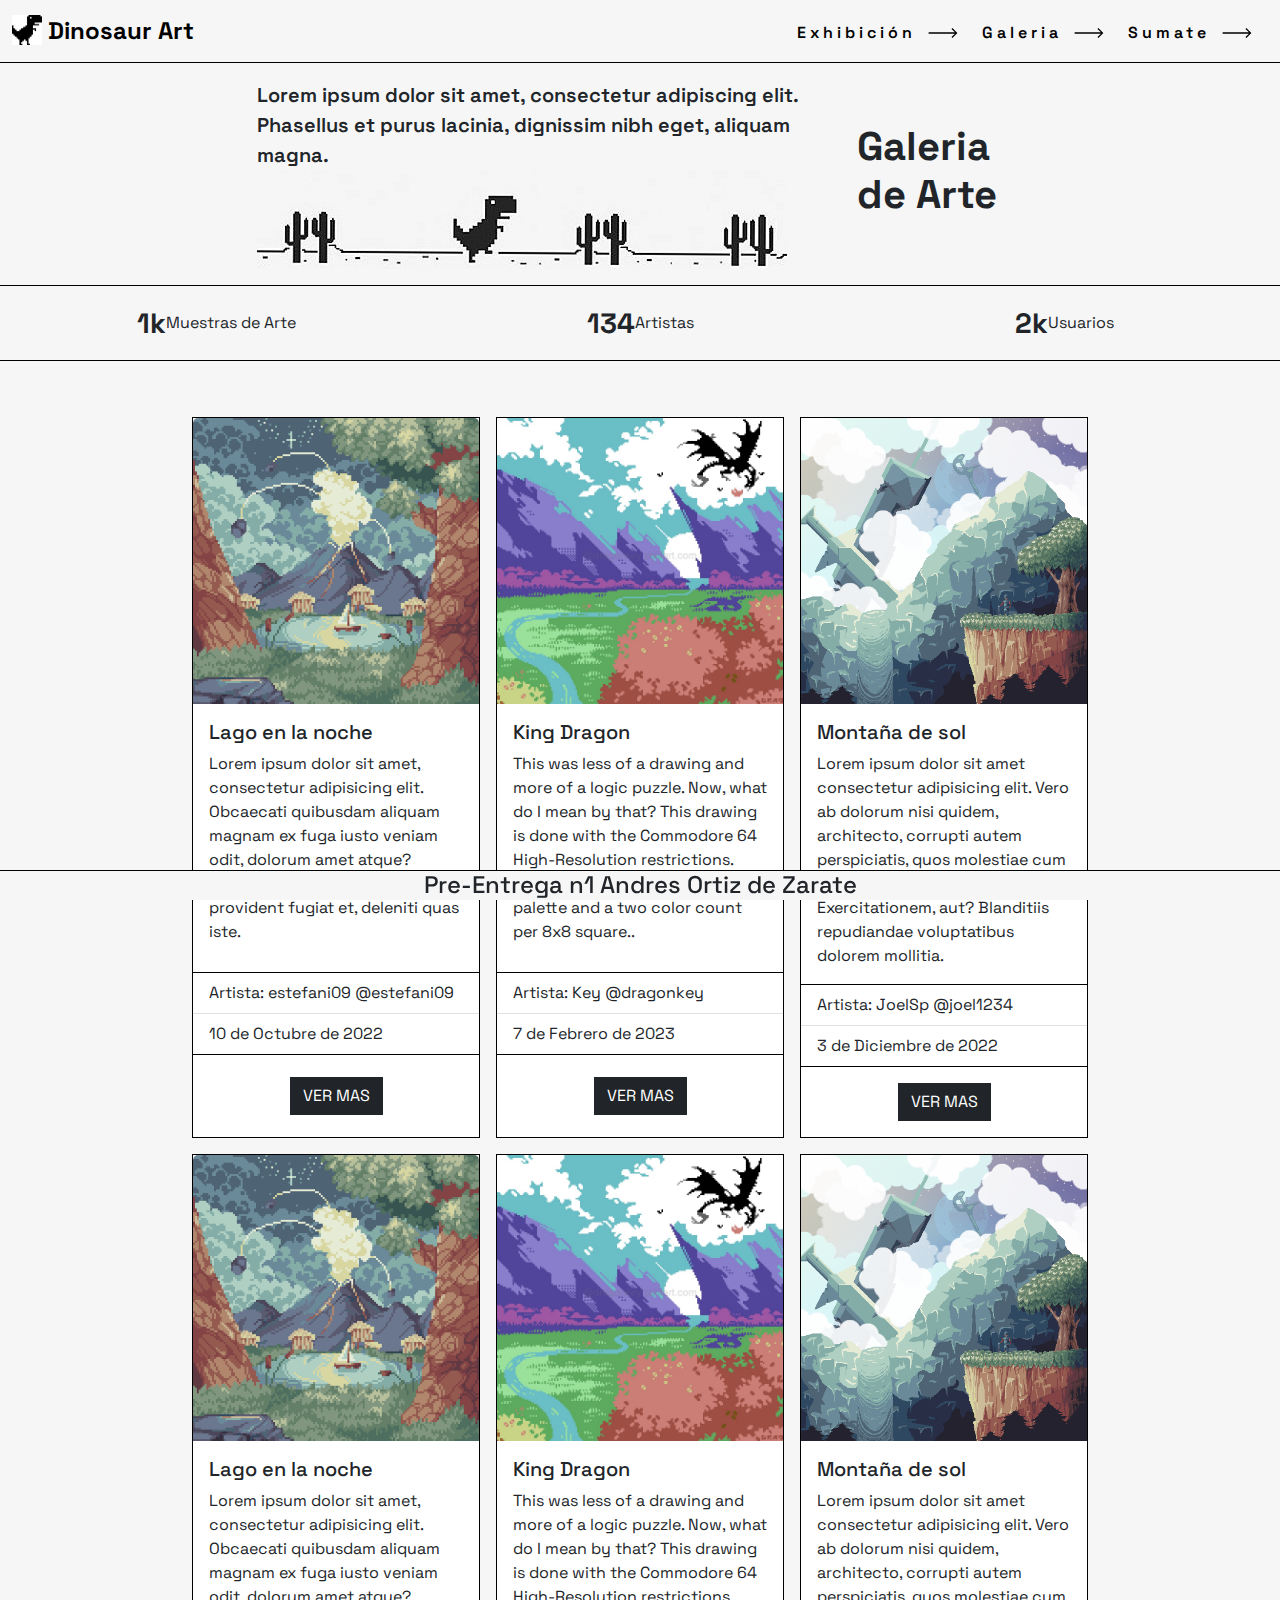
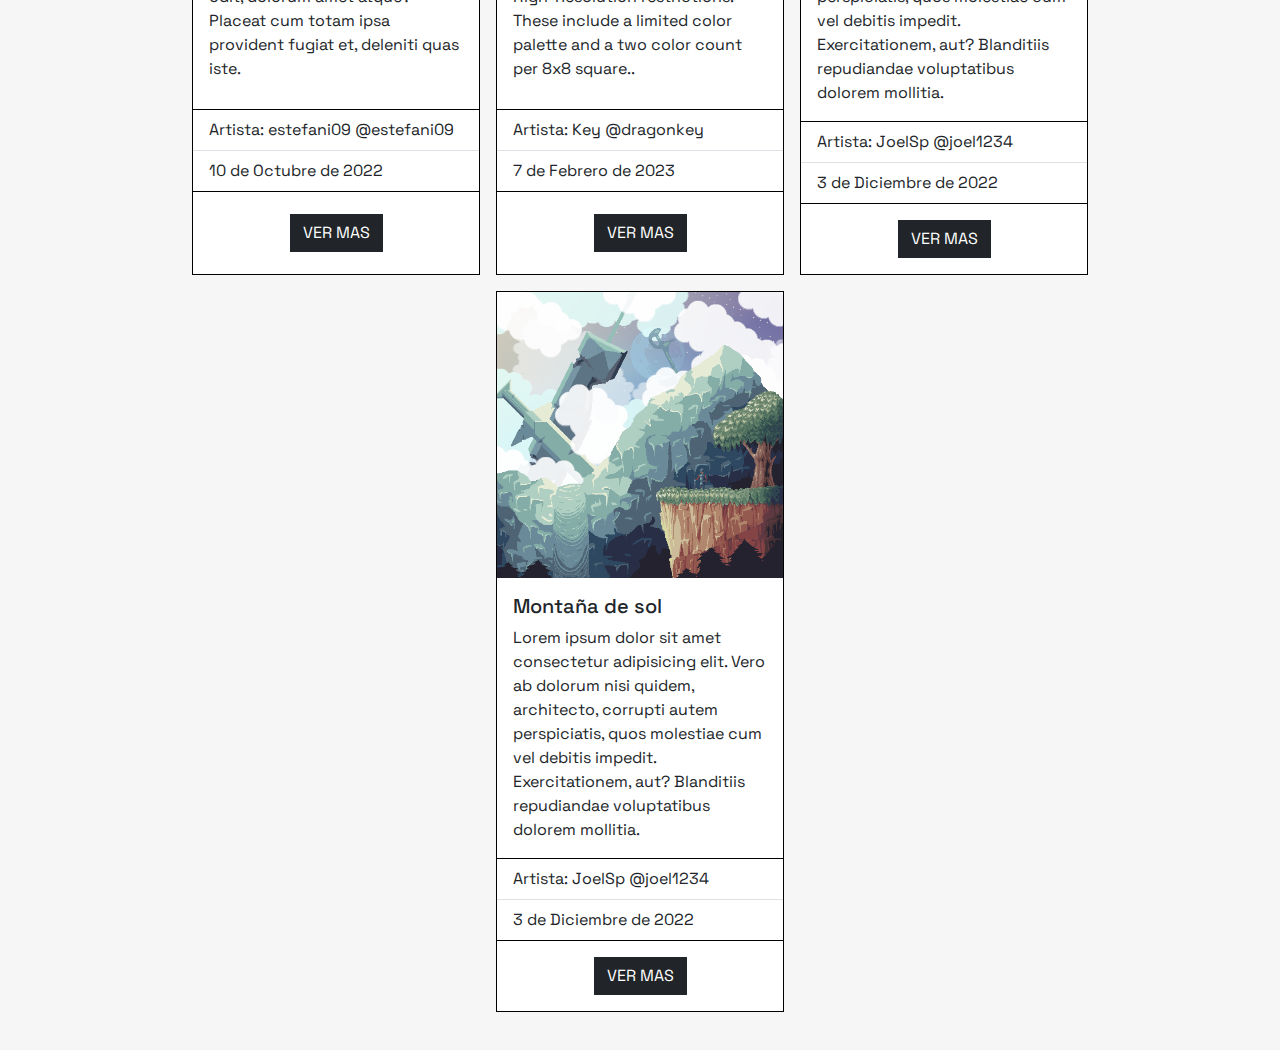
<file: pages/galeria.html>
<!DOCTYPE html>
<html lang="en">
<head>
    <meta charset="UTF-8">
    <meta http-equiv="X-UA-Compatible" content="IE=edge">
    <meta name="viewport" content="width=device-width, initial-scale=1.0">

    <link 
    href="https://cdn.jsdelivr.net/npm/bootstrap@5.3.0-alpha1/dist/css/bootstrap.min.css" 
    rel="stylesheet" 
    integrity="sha384-GLhlTQ8iRABdZLl6O3oVMWSktQOp6b7In1Zl3/Jr59b6EGGoI1aFkw7cmDA6j6gD" 
    crossorigin="anonymous">

    <link href="https://stackpath.bootstrapcdn.com/bootstrap/5.0.0-alpha1/css/bootstrap.min.css" rel="stylesheet">
    <link href="https://cdnjs.cloudflare.com/ajax/libs/font-awesome/4.0.3/css/font-awesome.css" rel="stylesheet">
    <script type="text/javascript" src="https://stackpath.bootstrapcdn.com/bootstrap/5.0.0-alpha1/js/bootstrap.min.js"></script>

    
    <link rel="stylesheet" href="../sources/styles/styles.css">

    <title>Galeria</title>
</head>
<body>
    <header>

        <!--==========NAVBAR==============-->
        <nav class="navbar navbar-expand-lg bg-body-tertiary fixed-top">
            <div class="container-fluid">
                <a class="navbar-brand fw-bold fs-4" href="../index.html">
                    <img src="../sources/img/pixel-art-dinosaur-describing-offline-error-internet_409989-342.webp" alt="" width="30" height="30" class="d-inline-block align-text-top">
                    Dinosaur Art
                </a>
                <button class="navbar-toggler" type="button" data-bs-toggle="collapse" data-bs-target="#navbarSupportedContent" aria-controls="navbarSupportedContent" aria-expanded="false" aria-label="Toggle navigation">
                <span class="navbar-toggler-icon"></span>
                </button>
                <div class="collapse navbar-collapse" id="navbarSupportedContent">
                    <ul class="navbar-nav">
                        <li class="nav-item mr-4">
                            <button class="cta nav-link active fs-5">
                                <span class="hover-underline-animation"><a class="navbar__btn fw-semibold text-decoration-none text-capitalize fs-6" href="">Exhibición</a></span>
                                <svg viewBox="0 0 46 16" height="10" width="30" xmlns="http://www.w3.org/2000/svg" id="arrow-horizontal">
                                    <path transform="translate(30)" d="M8,0,6.545,1.455l5.506,5.506H-30V9.039H12.052L6.545,14.545,8,16l8-8Z" data-name="Path 10" id="Path_10"></path>
                                </svg>
                            </button>
                        </li>
                        <li class="nav-item mr-4">
                            <button class="cta nav-link active fs-5">
                                <span class="hover-underline-animation"><a class="navbar__btn fw-semibold text-decoration-none text-capitalize fs-6" href="./galeria.html">Galeria</a></span>
                                <svg viewBox="0 0 46 16" height="10" width="30" xmlns="http://www.w3.org/2000/svg" id="arrow-horizontal">
                                    <path transform="translate(30)" d="M8,0,6.545,1.455l5.506,5.506H-30V9.039H12.052L6.545,14.545,8,16l8-8Z" data-name="Path 10" id="Path_10"></path>
                                </svg>
                            </button>
                        </li>
                        <li class="nav-item mr-4">
                            <button class="cta nav-link active fs-5">
                                <span class="hover-underline-animation"><a class="navbar__btn fw-semibold text-decoration-none text-capitalize fs-6" href="">Sumate</a></span>
                                <svg viewBox="0 0 46 16" height="10" width="30" xmlns="http://www.w3.org/2000/svg" id="arrow-horizontal">
                                    <path transform="translate(30)" d="M8,0,6.545,1.455l5.506,5.506H-30V9.039H12.052L6.545,14.545,8,16l8-8Z" data-name="Path 10" id="Path_10"></path>
                                </svg>
                            </button>
                        </li>
                    </ul>
                </div>
            </div>
        </nav>

        <!--==========ENCABEZADO==============-->
        <section class="container  mt-0">
            <div class="d-flex row justify-content-center align-items-center">
                <div class="flex-column subtitulo">
                    <p class="fs-5 fw-semibold text-break  m-0">Lorem ipsum dolor sit amet, consectetur adipiscing elit. Phasellus et purus lacinia, dignissim nibh eget, aliquam magna.</p>
                    <img class="img-fluid"  src="../sources/img/dino.jpg" alt="">
                </div>
                <div class="col-sm-12 col-md-2 d-flex justify-content-center">
                    <h1 class="text-start fw-bolder fs-1">Galeria de Arte</h1>
                </div>
            </div>
        </section>

        <!--==========INFO DEL ENCABEZADO==============-->
        <section class="container-fluid mt-3 encabezado-info p-3">
            <div class="d-flex row justify-content-around  align-items-center">
                <div  class="d-flex col-sm-12 col-md-4 justify-content-center align-items-center">
                    <span class="fw-bolder fs-3">1k</span>
                    <span class="ml-2 fs-6">Muestras de Arte</span>
                </div>
                <div class="d-flex col-sm-12 col-md-4 justify-content-center align-items-center">
                    <span class="fw-bolder fs-3">134</span>
                    <span class="ml-2 fs-6">Artistas</span>
                </div>
                <div class="d-flex col-sm-12 col-md-4 justify-content-center align-items-center">
                    <span class="fw-bolder fs-3">2k</span>
                    <span class="ml-2 fs-6">Usuarios</span>
                </div>
            </div>
        </section>

    </header>


    <main>

        <!--=============GALERIA==============-->
        <section class="container mt-5">
            <div class="d-flex row justify-content-center ">
                
            <!--=============CARTA==============-->
                <div class="card m-2 p-0" style="width: 18rem;">
                    <img src="../sources/img/lago1200x1200.png" class="card-img-top" alt="lago1200x1200">
                    <div class="card-body">
                        <h5 class="card-title">Lago en la noche</h5>
                        <p class="card-text">Lorem ipsum dolor sit amet, consectetur adipisicing elit. Obcaecati quibusdam aliquam magnam ex fuga iusto veniam odit, dolorum amet atque? Placeat cum totam ipsa provident fugiat et, deleniti quas iste.</p>
                    </div>
                    <ul class="list-group list-group-flush">
                        <li class="list-group-item">Artista: estefani09 @estefani09</li>
                        <li class="list-group-item">10 de Octubre de 2022</li>
                    </ul>
                    <div class="d-flex card-body  align-items-center justify-content-center">
                        <button type="button" class="btn btn-dark "><a class="nav-link" href="">VER MAS</a></button>
                    </div>
                    
                </div>

                <div class="card m-2 p-0" style="width: 18rem;">
                    <img src="../sources/img/dragon1200x1200.png" class="card-img-top" alt="...">
                    <div class="card-body">
                        <h5 class="card-title">King Dragon</h5>
                        <p class="card-text">This was less of a drawing and more of a logic puzzle. Now, what do I mean by that? This drawing is done with the Commodore 64 High-Resolution restrictions. These include a limited color palette and a two color count per 8x8 square..</p>
                    </div>
                    <ul class="list-group list-group-flush">
                        <li class="list-group-item">Artista: Key @dragonkey</li>
                        <li class="list-group-item">7 de Febrero de 2023</li>
                    </ul>
                    <div class="d-flex card-body  align-items-center justify-content-center">
                        <button type="button" class="btn btn-dark "><a class="nav-link" href="">VER MAS</a></button>
                    </div>
                </div>

                <div class="card m-2 p-0" style="width: 18rem;">
                    <img src="../sources/img/monte.png" class="card-img-top" alt="...">
                    <div class="card-body">
                        <h5 class="card-title">Montaña de sol</h5>
                        <p class="card-text">Lorem ipsum dolor sit amet consectetur adipisicing elit. Vero ab dolorum nisi quidem, architecto, corrupti autem perspiciatis, quos molestiae cum vel debitis impedit. Exercitationem, aut? Blanditiis repudiandae voluptatibus dolorem mollitia.</p>
                    </div>
                    <ul class="list-group list-group-flush">
                        <li class="list-group-item">Artista: JoelSp @joel1234 </li>
                        <li class="list-group-item">3 de Diciembre de 2022</li>
                    </ul>
                    <div class="d-flex card-body  align-items-center justify-content-center">
                        <button type="button" class="btn btn-dark "><a class="nav-link" href="">VER MAS</a></button>
                    </div>
                </div>

                <div class="card m-2 p-0" style="width: 18rem;">
                    <img src="../sources/img/lago1200x1200.png" class="card-img-top" alt="lago1200x1200">
                    <div class="card-body">
                        <h5 class="card-title">Lago en la noche</h5>
                        <p class="card-text">Lorem ipsum dolor sit amet, consectetur adipisicing elit. Obcaecati quibusdam aliquam magnam ex fuga iusto veniam odit, dolorum amet atque? Placeat cum totam ipsa provident fugiat et, deleniti quas iste.</p>
                    </div>
                    <ul class="list-group list-group-flush">
                        <li class="list-group-item">Artista: estefani09 @estefani09</li>
                        <li class="list-group-item">10 de Octubre de 2022</li>
                    </ul>
                    <div class="d-flex card-body  align-items-center justify-content-center">
                        <button type="button" class="btn btn-dark "><a class="nav-link" href="">VER MAS</a></button>
                    </div>
                    
                </div>

                <div class="card m-2 p-0" style="width: 18rem;">
                    <img src="../sources/img/dragon1200x1200.png" class="card-img-top" alt="...">
                    <div class="card-body">
                        <h5 class="card-title">King Dragon</h5>
                        <p class="card-text">This was less of a drawing and more of a logic puzzle. Now, what do I mean by that? This drawing is done with the Commodore 64 High-Resolution restrictions. These include a limited color palette and a two color count per 8x8 square..</p>
                    </div>
                    <ul class="list-group list-group-flush">
                        <li class="list-group-item">Artista: Key @dragonkey</li>
                        <li class="list-group-item">7 de Febrero de 2023</li>
                    </ul>
                    <div class="d-flex card-body  align-items-center justify-content-center">
                        <button type="button" class="btn btn-dark "><a class="nav-link" href="">VER MAS</a></button>
                    </div>
                </div>

                <div class="card m-2 p-0" style="width: 18rem;">
                    <img src="../sources/img/monte.png" class="card-img-top" alt="...">
                    <div class="card-body">
                        <h5 class="card-title">Montaña de sol</h5>
                        <p class="card-text">Lorem ipsum dolor sit amet consectetur adipisicing elit. Vero ab dolorum nisi quidem, architecto, corrupti autem perspiciatis, quos molestiae cum vel debitis impedit. Exercitationem, aut? Blanditiis repudiandae voluptatibus dolorem mollitia.</p>
                    </div>
                    <ul class="list-group list-group-flush">
                        <li class="list-group-item">Artista: JoelSp @joel1234 </li>
                        <li class="list-group-item">3 de Diciembre de 2022</li>
                    </ul>
                    <div class="d-flex card-body  align-items-center justify-content-center">
                        <button type="button" class="btn btn-dark "><a class="nav-link" href="">VER MAS</a></button>
                    </div>
                </div>

                <div class="card m-2 p-0" style="width: 18rem;">
                    <img src="../sources/img/monte.png" class="card-img-top" alt="...">
                    <div class="card-body">
                        <h5 class="card-title">Montaña de sol</h5>
                        <p class="card-text">Lorem ipsum dolor sit amet consectetur adipisicing elit. Vero ab dolorum nisi quidem, architecto, corrupti autem perspiciatis, quos molestiae cum vel debitis impedit. Exercitationem, aut? Blanditiis repudiandae voluptatibus dolorem mollitia.</p>
                    </div>
                    <ul class="list-group list-group-flush">
                        <li class="list-group-item">Artista: JoelSp @joel1234 </li>
                        <li class="list-group-item">3 de Diciembre de 2022</li>
                    </ul>
                    <div class="d-flex card-body  align-items-center justify-content-center">
                        <button type="button" class="btn btn-dark "><a class="nav-link" href="">VER MAS</a></button>
                    </div>
                </div>
            </div>
        </section>
    </main>

    <footer class="container-fluid pie sticky-bottom">
        <h4 class="text-center">Pre-Entrega n1 Andres Ortiz de Zarate</h4>
    </footer>

    <script 
    src="https://cdn.jsdelivr.net/npm/bootstrap@5.3.0-alpha1/dist/js/bootstrap.bundle.min.js" 
    integrity="sha384-w76AqPfDkMBDXo30jS1Sgez6pr3x5MlQ1ZAGC+nuZB+EYdgRZgiwxhTBTkF7CXvN" 
    crossorigin="anonymous">
    </script>
    <script type="text/javascript"></script>
</body>
</html>
</file>
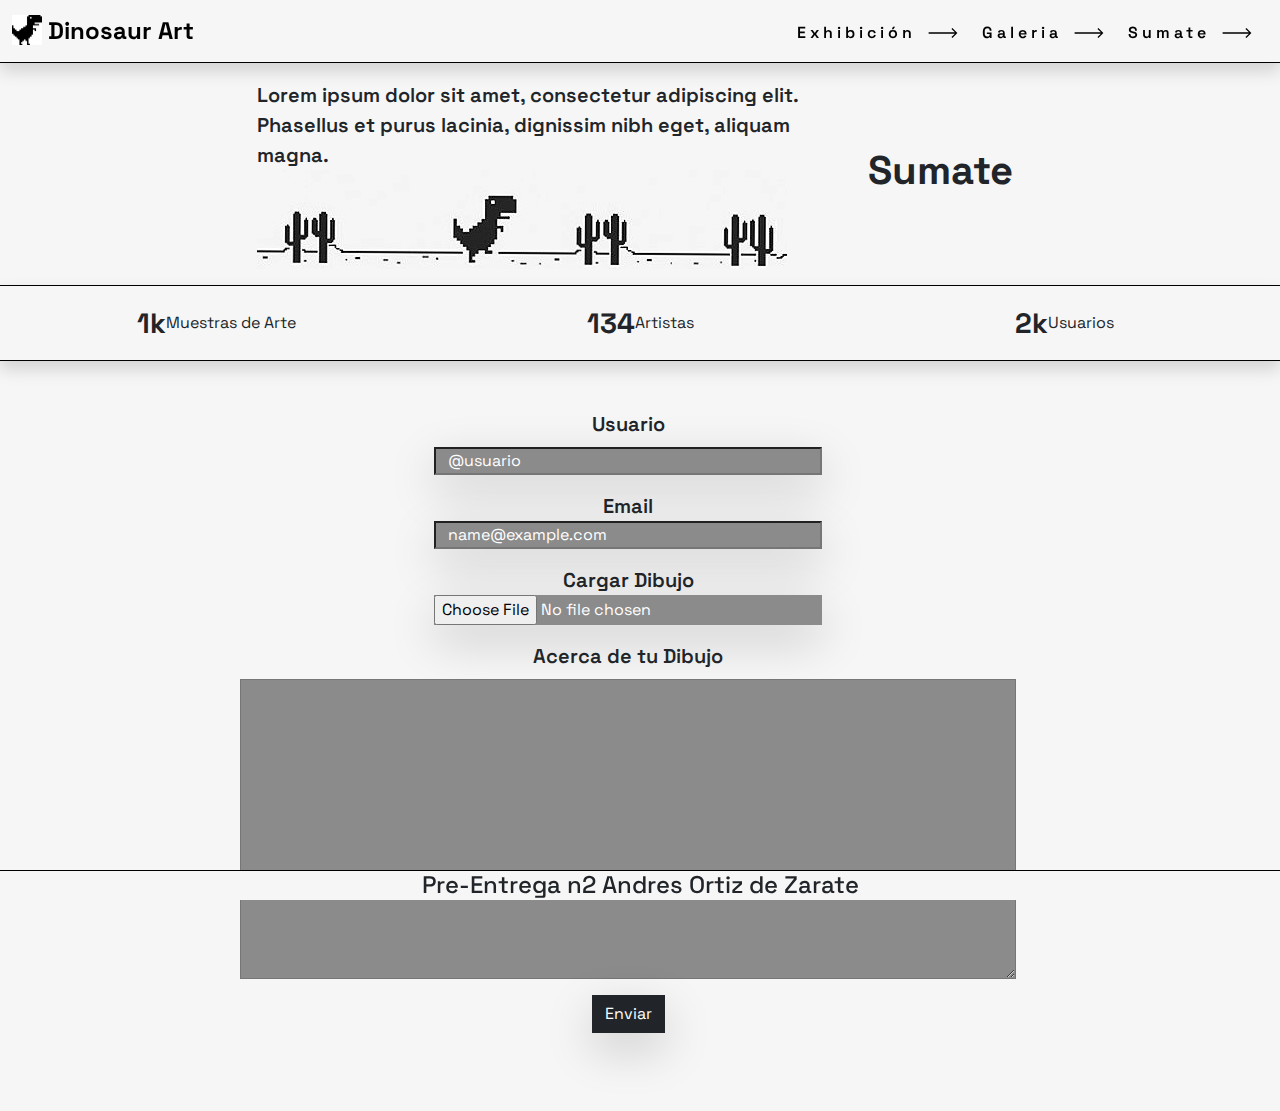
<file: pages/sumate.html>
<!DOCTYPE html>
<html lang="en">
<head>
    <meta charset="UTF-8">
    <meta http-equiv="X-UA-Compatible" content="IE=edge">
    <meta name="viewport" content="width=device-width, initial-scale=1.0">

    <link 
    href="https://cdn.jsdelivr.net/npm/bootstrap@5.3.0-alpha1/dist/css/bootstrap.min.css" 
    rel="stylesheet" 
    integrity="sha384-GLhlTQ8iRABdZLl6O3oVMWSktQOp6b7In1Zl3/Jr59b6EGGoI1aFkw7cmDA6j6gD" 
    crossorigin="anonymous">

    <link href="https://stackpath.bootstrapcdn.com/bootstrap/5.0.0-alpha1/css/bootstrap.min.css" rel="stylesheet">
    <link href="https://cdnjs.cloudflare.com/ajax/libs/font-awesome/4.0.3/css/font-awesome.css" rel="stylesheet">
    <script type="text/javascript" src="https://stackpath.bootstrapcdn.com/bootstrap/5.0.0-alpha1/js/bootstrap.min.js"></script>

    
    <link rel="stylesheet" href="../styles/styles.css">

    <title>Sumate</title>
</head>

<body>

    <header>

        <!--==========NAVBAR==============-->
        <nav class="navbar navbar-expand-lg bg-body-tertiary fixed-top shadow">
            <div class="container-fluid">
                <a class="navbar-brand fw-bold fs-4" href="../index.html">
                    <img src="../sources/img/pixel-art-dinosaur-describing-offline-error-internet_409989-342.webp" alt="" width="30" height="30" class="d-inline-block align-text-top">
                    Dinosaur Art
                </a>
                <button class="navbar-toggler" type="button" data-bs-toggle="collapse" data-bs-target="#navbarSupportedContent" aria-controls="navbarSupportedContent" aria-expanded="false" aria-label="Toggle navigation">
                <span class="navbar-toggler-icon"></span>
                </button>
                <div class="collapse navbar-collapse" id="navbarSupportedContent">
                    <ul class="navbar-nav">
                        <li class="nav-item mr-4">
                            <button class="cta nav-link active fs-5">
                                <span class="hover-underline-animation"><a class="navbar__btn fw-semibold text-decoration-none text-capitalize fs-6" href="./exhibicion.html">Exhibición</a></span>
                                <svg viewBox="0 0 46 16" height="10" width="30" xmlns="http://www.w3.org/2000/svg" id="arrow-horizontal">
                                    <path transform="translate(30)" d="M8,0,6.545,1.455l5.506,5.506H-30V9.039H12.052L6.545,14.545,8,16l8-8Z" data-name="Path 10" id="Path_10"></path>
                                </svg>
                            </button>
                        </li>
                        <li class="nav-item mr-4">
                            <button class="cta nav-link active fs-5">
                                <span class="hover-underline-animation"><a class="navbar__btn fw-semibold text-decoration-none text-capitalize fs-6" href="./galeria.html">Galeria</a></span>
                                <svg viewBox="0 0 46 16" height="10" width="30" xmlns="http://www.w3.org/2000/svg" id="arrow-horizontal">
                                    <path transform="translate(30)" d="M8,0,6.545,1.455l5.506,5.506H-30V9.039H12.052L6.545,14.545,8,16l8-8Z" data-name="Path 10" id="Path_10"></path>
                                </svg>
                            </button>
                        </li>
                        <li class="nav-item mr-4">
                            <button class="cta nav-link active fs-5">
                                <span class="hover-underline-animation"><a class="navbar__btn fw-semibold text-decoration-none text-capitalize fs-6" href="./sumate.html">Sumate</a></span>
                                <svg viewBox="0 0 46 16" height="10" width="30" xmlns="http://www.w3.org/2000/svg" id="arrow-horizontal">
                                    <path transform="translate(30)" d="M8,0,6.545,1.455l5.506,5.506H-30V9.039H12.052L6.545,14.545,8,16l8-8Z" data-name="Path 10" id="Path_10"></path>
                                </svg>
                            </button>
                        </li>
                    </ul>
                </div>
            </div>
        </nav>

        <!--==========ENCABEZADO==============-->
        <section class="container  mt-0">
            <div class="d-flex row justify-content-center align-items-center">
                <div class="flex-column subtitulo">
                    <p class="fs-5 fw-semibold text-break  m-0">Lorem ipsum dolor sit amet, consectetur adipiscing elit. Phasellus et purus lacinia, dignissim nibh eget, aliquam magna.</p>
                    <img class="img-fluid"  src="../sources/img/dino.jpg" alt="">
                </div>
                <div class="col-sm-12 col-md-2 d-flex justify-content-center">
                    <h1 class="text-start fw-bolder fs-1">Sumate</h1>
                </div>
            </div>
        </section>

        <!--==========ENCABEZADO INFO==============-->
        <section class="container-fluid mt-3 encabezado-info p-3 shadow">
            <div class="d-flex row justify-content-around  align-items-center">
                <div  class="d-flex col-sm-12 col-md-4 justify-content-center align-items-center">
                    <span class="fw-bolder fs-3">1k</span>
                    <span class="ml-2 fs-6">Muestras de Arte</span>
                </div>
                <div class="d-flex col-sm-12 col-md-4 justify-content-center align-items-center">
                    <span class="fw-bolder fs-3">134</span>
                    <span class="ml-2 fs-6">Artistas</span>
                </div>
                <div class="d-flex col-sm-12 col-md-4 justify-content-center align-items-center">
                    <span class="fw-bolder fs-3">2k</span>
                    <span class="ml-2 fs-6">Usuarios</span>
                </div>
            </div>
        </section>

    </header>



    <main>

<section class="container formulario mt-5 mb-5">

    <div class="col-sm-12 row justify-content-center">
        <label for="exampleFormControlInput1" class="form-label col-auto fs-5 fw-semibold">Usuario</label>
    </div>
    <div class="col-sm-12 mb-3  row justify-content-center ">
        <input type="text" class="formaulario__color col-sm-6 shadow-lg" id="" placeholder="@usuario">
    </div>

    <div class="col-sm-12 row justify-content-center ">
        <label for="exampleFormControlInput1" class="form-labe col-auto fs-5 fw-semibold">Email</label>
    </div>
    <div class="col-sm-12 mb-3 row justify-content-center ">
        <input type="email" class="formaulario__color col-sm-6 shadow-lg" id="" placeholder="name@example.com">
    </div>

    <div class="col-sm-12 row justify-content-center ">
        <label for="formFile" class="form-labe col-auto fs-5 fw-semibold">Cargar Dibujo</label>
    </div>
    <div class="col-sm-12 mb-3  row justify-content-center">
        <input class="formaulario__color col-sm-6 p-0 shadow-lg" type="file" id="formFile">
    </div>

    <div class="col-sm-12 mb-3 row justify-content-center ">
        <label for="exampleFormControlTextarea1" class="form-label col-sm-auto fs-5 fw-semibold">Acerca de tu Dibujo</label>
        <textarea class="formulario-info formaulario__color shadow-lg-lg" id="exampleFormControlTextarea1" rows="3"></textarea>
    </div>

    <div class="col-sm-12 mb-3 row justify-content-center ">
        <button type="button" class="btn btn-dark col-sm-12 col-md-auto shadow-lg"><a class="nav-link" href="">Enviar</a></button>
    </div>
</section>



    </main>


<footer class="container-fluid pie sticky-bottom">
        <h4 class="text-center">Pre-Entrega n2 Andres Ortiz de Zarate</h4>
</footer>

<script 
    src="https://cdn.jsdelivr.net/npm/bootstrap@5.3.0-alpha1/dist/js/bootstrap.bundle.min.js" 
    integrity="sha384-w76AqPfDkMBDXo30jS1Sgez6pr3x5MlQ1ZAGC+nuZB+EYdgRZgiwxhTBTkF7CXvN" 
    crossorigin="anonymous">
    </script>
    <script type="text/javascript"></script>

</body>
</html>
</file>
<file: styles/styles.css>
@import url('https://fonts.googleapis.com/css2?family=Roboto+Mono:wght@300;400&family=Space+Grotesk:wght@300;400;500;600;700&display=swap');

*{
    margin: 0;
    padding: 0;
}


body{
    background-color: #f6f6f6;
    height: 100vh;
}

.encabezado-info{
    border-bottom: 1px solid #000;
    border-top: 1px solid #000;
}


.bg-body-tertiary {
    --bs-bg-opacity: 1;
    background-color: #f6f6f6 !important;
    border-bottom:  1px solid #000;
}

/*==========BOTON NAVBAR=========*/
.navbar__btn{
    display: inline;
    padding: var(--bs-nav-link-padding-y) var(--bs-nav-link-padding-x);
    color: black;
    text-decoration: none;
}

.navbar__btn:hover{
    color:black
}


.cta {
    border: none;
    background: none;
}

.cta span {
    padding-bottom: 7px;
    letter-spacing: 4px;
    font-size: 14px;
    padding-right: 15px;
    text-transform: uppercase;
}

.cta svg {
    transform: translateX(-8px);
    transition: all 0.3s ease;
}

.cta:hover svg {
    transform: translateX(0);
}

.cta:active svg {
    transform: scale(0.9);
}

.hover-underline-animation {
    position: relative;
    color: black;
    padding-bottom: 20px;
}

.hover-underline-animation:after {
    content: "";
    position: absolute;
    width: 100%;
    transform: scaleX(0);
    height: 2px;
    bottom: 0;
    left: 0;
    background-color: #000000;
    transform-origin: bottom right;
    transition: transform 0.25s ease-out;
}

.cta:hover .hover-underline-animation:after {
    transform: scaleX(1);
    transform-origin: bottom left;
}
/*===============================*/

/*=========BOTONES CARRUSEL DESTACADO========*/
.btn{
    border-radius: 0px;
}
.btn-primary {
    color: #fff;
    background-color: black;
    border: none;
}
/*===========================================*/

/*============CARDS CARRUSEL DESTACADO=======*/
.card {
    border: 1px solid black;
    border-radius: 0px;
}


.card-title2{
    margin-bottom: 0.5rem;
    padding-bottom: 0.5;
    font-size: 1.5rem;
    font-weight: bold !important;
    text-decoration: none;
    line-height: 0rem;
    color: black !important;
}

.container-Destacado{
    padding-right: auto;
    padding-left: 0rem;
    padding-bottom: 1rem;
    margin-right: 0rem;
    margin-left: auto;
    border-bottom: 1px solid black;
}

/*===========================================*/


/*========GALERIA========*/

.btn__vermas{
    color: white;
    text-decoration: none;
}

.bg-f6{
    background-color: #f6f6f6 !important;
}

.over-hidden{
    height: 200px !important;
    overflow: hidden !important;
}
/*=========================*/


/*========FORMULARIO SUMATE========*/
.formulario-info {
    min-height: 300px;
}

.formaulario__color{
    background-color: #8b8b8b;
    color: #ffffff;
}

::placeholder {
    color: rgb(255, 255, 255);
}
/*=====================================*/

.noticia{
    border: 1px solid black;
}



.mt-0 {
    margin-top: 80px!important;
}

.noticias__img{
    padding: 0px;
}

.noticias__p{
    padding: 1rem;
}

.pie{
    border-top: 1px solid black;
    background-color: #f6f6f6;
}

.subtitulo{
    max-width: 600px;
}

element.style {
    height: 300px;
}

:root {
    --bs-font-sans-serif: 'Space Grotesk', sans-serif;
}

@media (min-width: 576px) 
{
    
}

@media (min-width: 768px) {

}

@media (min-width: 992px) {

    .navbar-expand-lg .navbar-collapse {
        display: flex!important;
        flex-basis: auto !important;
        justify-content: flex-end !important;
    }

}

@media (min-width: 1200px) {

    /*IMAGEN DINO HEADER*/
    .img-fluid {
        max-width: 200%;
        height: auto;
    }

    .formulario{
        max-width: 800px !important;
    }
}
</file>
<file: sources/styles/styles.css>
@import url('https://fonts.googleapis.com/css2?family=Roboto+Mono:wght@300;400&family=Space+Grotesk:wght@300;400;500;600;700&display=swap');

*{
    margin: 0;
    padding: 0;
}


body{
    background-color: #f6f6f6;
    height: 100vh;
}

.encabezado-info{
    border-bottom: 1px solid #000;
    border-top: 1px solid #000;
}


.bg-body-tertiary {
    --bs-bg-opacity: 1;
    background-color: #f6f6f6 !important;
    border-bottom:  1px solid #000;
}

/*==========BOTON NAVBAR=========*/
.navbar__btn{
    display: inline;
    padding: var(--bs-nav-link-padding-y) var(--bs-nav-link-padding-x);
    color: black;
    text-decoration: none;
}

.navbar__btn:hover{
    color:black
}


.cta {
    border: none;
    background: none;
}

.cta span {
    padding-bottom: 7px;
    letter-spacing: 4px;
    font-size: 14px;
    padding-right: 15px;
    text-transform: uppercase;
}

.cta svg {
    transform: translateX(-8px);
    transition: all 0.3s ease;
}

.cta:hover svg {
    transform: translateX(0);
}

.cta:active svg {
    transform: scale(0.9);
}

.hover-underline-animation {
    position: relative;
    color: black;
    padding-bottom: 20px;
}

.hover-underline-animation:after {
    content: "";
    position: absolute;
    width: 100%;
    transform: scaleX(0);
    height: 2px;
    bottom: 0;
    left: 0;
    background-color: #000000;
    transform-origin: bottom right;
    transition: transform 0.25s ease-out;
}

.cta:hover .hover-underline-animation:after {
    transform: scaleX(1);
    transform-origin: bottom left;
}
/*===============================*/

/*=========BOTONES CARRUSEL DESTACADO========*/
.btn{
    border-radius: 0px;
}
.btn-primary {
    color: #fff;
    background-color: black;
    border: none;
}
/*===========================================*/

/*============CARDS CARRUSEL DESTACADO=======*/
.card {
    border: 1px solid black;
    border-radius: 0px;
}

.card-title2{
    margin-bottom: 0.5rem;
    padding-bottom: 0.5;
    font-size: 1.5rem;
    font-weight: bold !important;
    text-decoration: none;
    line-height: 0rem;
    color: black !important;
}

.container-Destacado{
    padding-right: auto;
    padding-left: 0rem;
    padding-bottom: 1rem;
    margin-right: 0rem;
    margin-left: auto;
    border-bottom: 1px solid black;
}

/*===========================================*/


/*========Galeria BOTON VER MAS========*/

.btn__vermas{
    color: white;
    text-decoration: none;
}

/*=====================================*/

.noticia{
    border: 1px solid black;
}


.mt-0 {
    margin-top: 80px!important;
}

.noticias__img{
    padding: 0px;
}

.noticias__p{
    padding: 1rem;
}

.pie{
    border-top: 1px solid black;
    background-color: #f6f6f6;
}

.subtitulo{
    max-width: 600px;
}

:root {
    --bs-font-sans-serif: 'Space Grotesk', sans-serif;
}

@media (min-width: 576px) 
{
    
}

@media (min-width: 768px) {

}

@media (min-width: 992px) {

    .navbar-expand-lg .navbar-collapse {
        display: flex!important;
        flex-basis: auto !important;
        justify-content: flex-end !important;
    }

}

@media (min-width: 1200px) {

    /*IMAGEN DINO HEADER*/
    .img-fluid {
        max-width: 200%;
        height: auto;
    }
}
</file>
